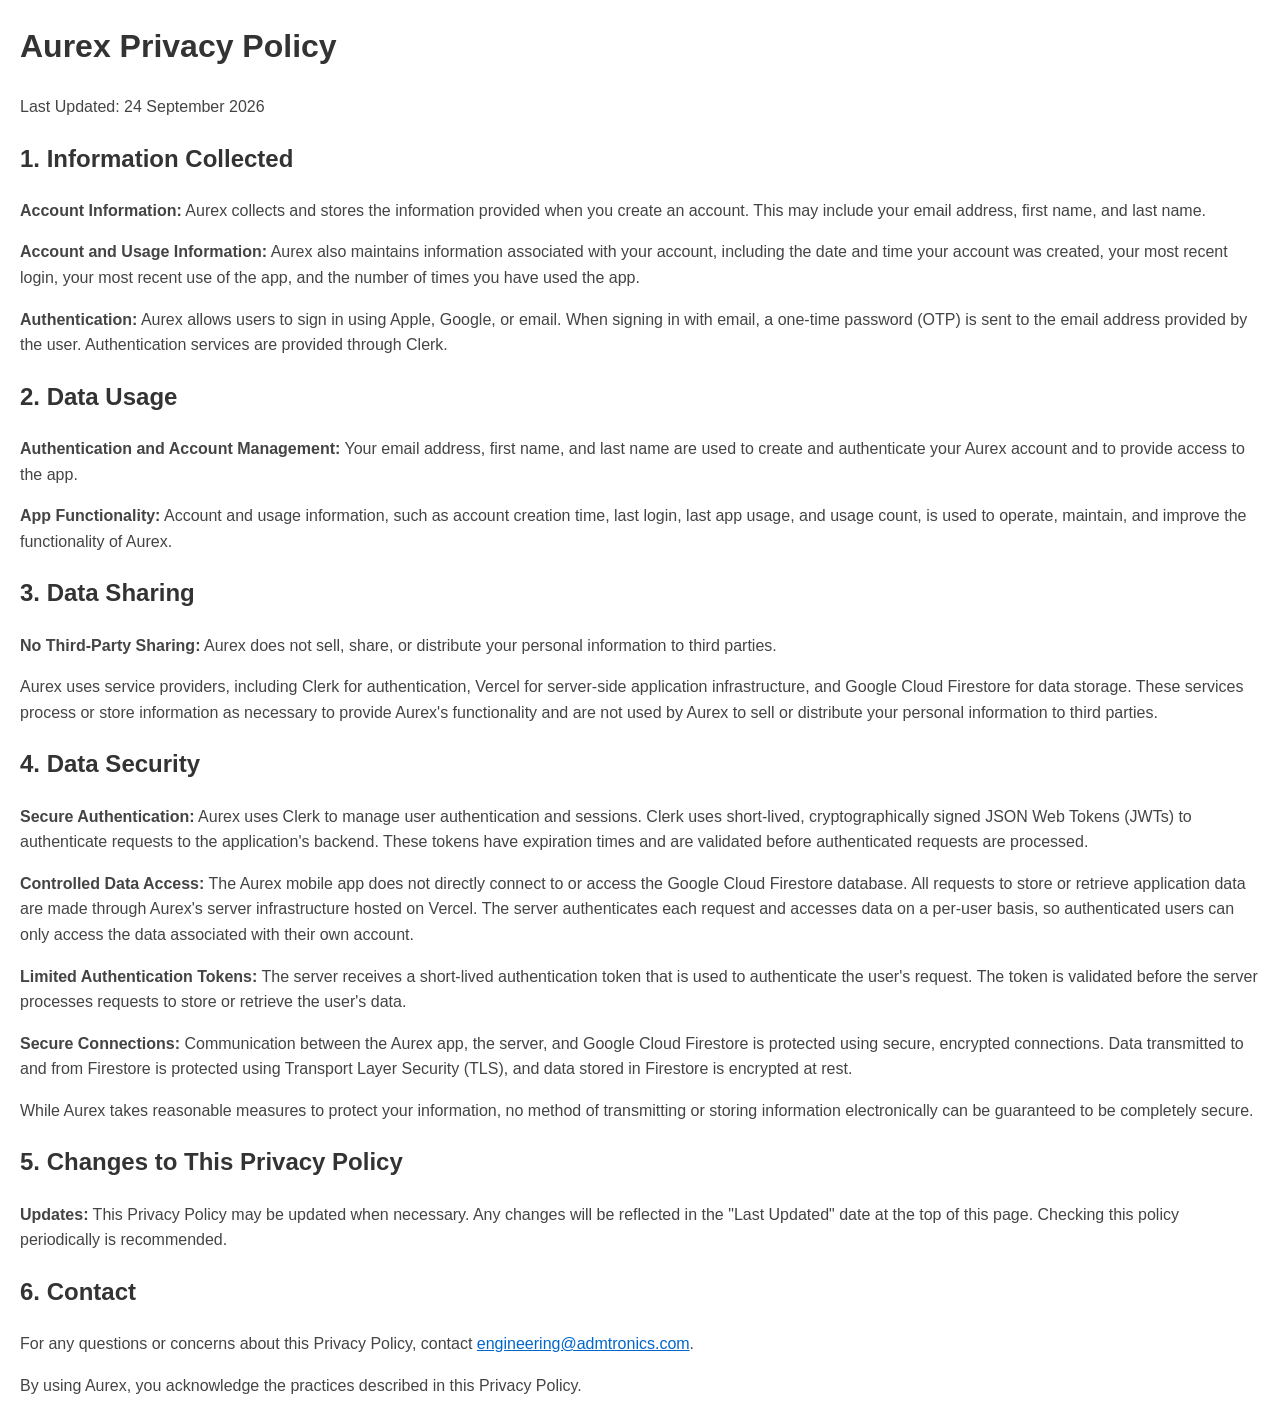
<file: AurexPrivacyPolicy/index.html>
<!DOCTYPE html>

<html lang="en"> <head> <meta charset="UTF-8"> <meta name="viewport" content="width=device-width, initial-scale=1.0"> <title>Aurex Privacy Policy</title> <style> body { font-family: 'Segoe UI', Tahoma, Geneva, Verdana, sans-serif; margin: 20px; line-height: 1.6; color: #444; }

    h1, h2 {
        color: #333;
    }

    p {
        margin-bottom: 15px;
    }

    a {
        color: #0066cc;
    }
</style>

</head> <body>

<h1>Aurex Privacy Policy</h1>

<p>Last Updated: 24 September 2026</p>

<h2>1. Information Collected</h2>

<p>
    <strong>Account Information:</strong>
    Aurex collects and stores the information provided when you create an account.
    This may include your email address, first name, and last name.
</p>

<p>
    <strong>Account and Usage Information:</strong>
    Aurex also maintains information associated with your account, including the
    date and time your account was created, your most recent login, your most
    recent use of the app, and the number of times you have used the app.
</p>

<p>
    <strong>Authentication:</strong>
    Aurex allows users to sign in using Apple, Google, or email.
    When signing in with email, a one-time password (OTP) is sent to the
    email address provided by the user. Authentication services are provided
    through Clerk.
</p>

<h2>2. Data Usage</h2>

<p>
    <strong>Authentication and Account Management:</strong>
    Your email address, first name, and last name are used to create and
    authenticate your Aurex account and to provide access to the app.
</p>

<p>
    <strong>App Functionality:</strong>
    Account and usage information, such as account creation time, last login,
    last app usage, and usage count, is used to operate, maintain, and improve
    the functionality of Aurex.
</p>

<h2>3. Data Sharing</h2>

<p>
    <strong>No Third-Party Sharing:</strong>
    Aurex does not sell, share, or distribute your personal information to
    third parties.
</p>

<p>
    Aurex uses service providers, including Clerk for authentication,
    Vercel for server-side application infrastructure, and Google Cloud
    Firestore for data storage. These services process or store information
    as necessary to provide Aurex's functionality and are not used by Aurex
    to sell or distribute your personal information to third parties.
</p>

<h2>4. Data Security</h2>

<p>
    <strong>Secure Authentication:</strong>
    Aurex uses Clerk to manage user authentication and sessions. Clerk uses
    short-lived, cryptographically signed JSON Web Tokens (JWTs) to authenticate
    requests to the application's backend. These tokens have expiration times
    and are validated before authenticated requests are processed.
</p>

<p>
    <strong>Controlled Data Access:</strong>
    The Aurex mobile app does not directly connect to or access the Google Cloud
    Firestore database. All requests to store or retrieve application data are
    made through Aurex's server infrastructure hosted on Vercel. The server
    authenticates each request and accesses data on a per-user basis, so
    authenticated users can only access the data associated with their own account.
</p>

<p>
    <strong>Limited Authentication Tokens:</strong>
    The server receives a short-lived authentication token that is used to
    authenticate the user's request. The token is validated before the server
    processes requests to store or retrieve the user's data.
</p>

<p>
    <strong>Secure Connections:</strong>
    Communication between the Aurex app, the server, and Google Cloud Firestore
    is protected using secure, encrypted connections. Data transmitted to and
    from Firestore is protected using Transport Layer Security (TLS), and data
    stored in Firestore is encrypted at rest.
</p>

<p>
    While Aurex takes reasonable measures to protect your information, no method
    of transmitting or storing information electronically can be guaranteed to
    be completely secure.
</p>

<h2>5. Changes to This Privacy Policy</h2>

<p>
    <strong>Updates:</strong>
    This Privacy Policy may be updated when necessary. Any changes will be
    reflected in the "Last Updated" date at the top of this page. Checking
    this policy periodically is recommended.
</p>

<h2>6. Contact</h2>

<p>
    For any questions or concerns about this Privacy Policy, contact
    <a href="mailto:engineering@admtronics.com">engineering@admtronics.com</a>.
</p>

<p>
    By using Aurex, you acknowledge the practices described in this
    Privacy Policy.
</p>

</body> </html>
</file>
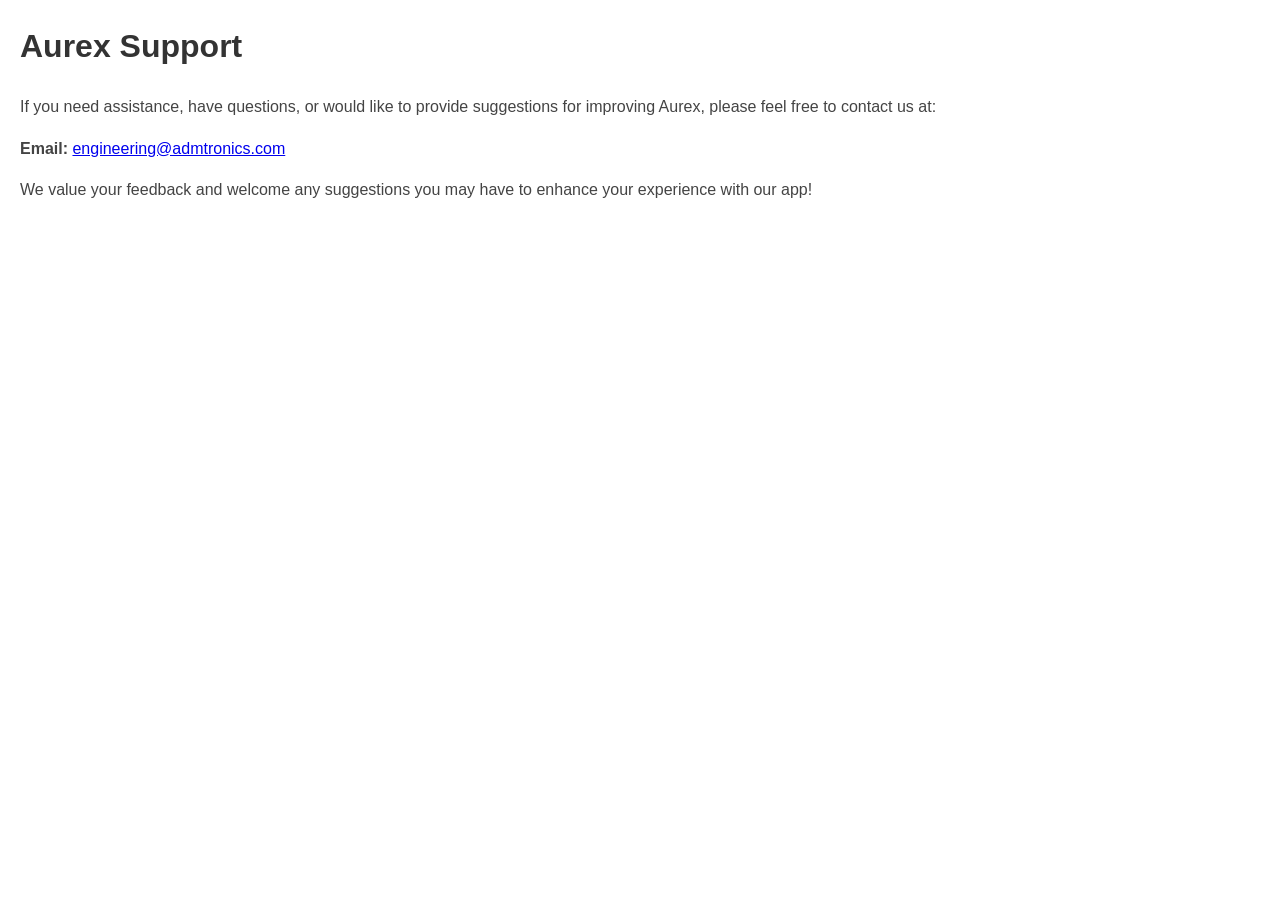
<file: AurexSupport/index.html>
<!DOCTYPE html>
<html lang="en">
<head>
    <meta charset="UTF-8">
    <meta name="viewport" content="width=device-width, initial-scale=1.0">
    <title>Aurex Support</title>
    <style>
        body {
            font-family: 'Segoe UI', Tahoma, Geneva, Verdana, sans-serif;
            margin: 20px;
            line-height: 1.6;
            color: #444;
        }
        h1, h2 {
            color: #333;
        }
        p {
            margin-bottom: 15px;
        }
    </style>
</head>
<body>

    <h1>Aurex Support</h1>

    <p>
        If you need assistance, have questions, or would like to provide suggestions for improving Aurex, please feel free to contact us at:
    </p>

    <p><strong>Email:</strong> <a href="mailto:engineering@admtronics.com">engineering@admtronics.com</a></p>

    <p>We value your feedback and welcome any suggestions you may have to enhance your experience with our app!</p>

</body>
</html>
</file>
